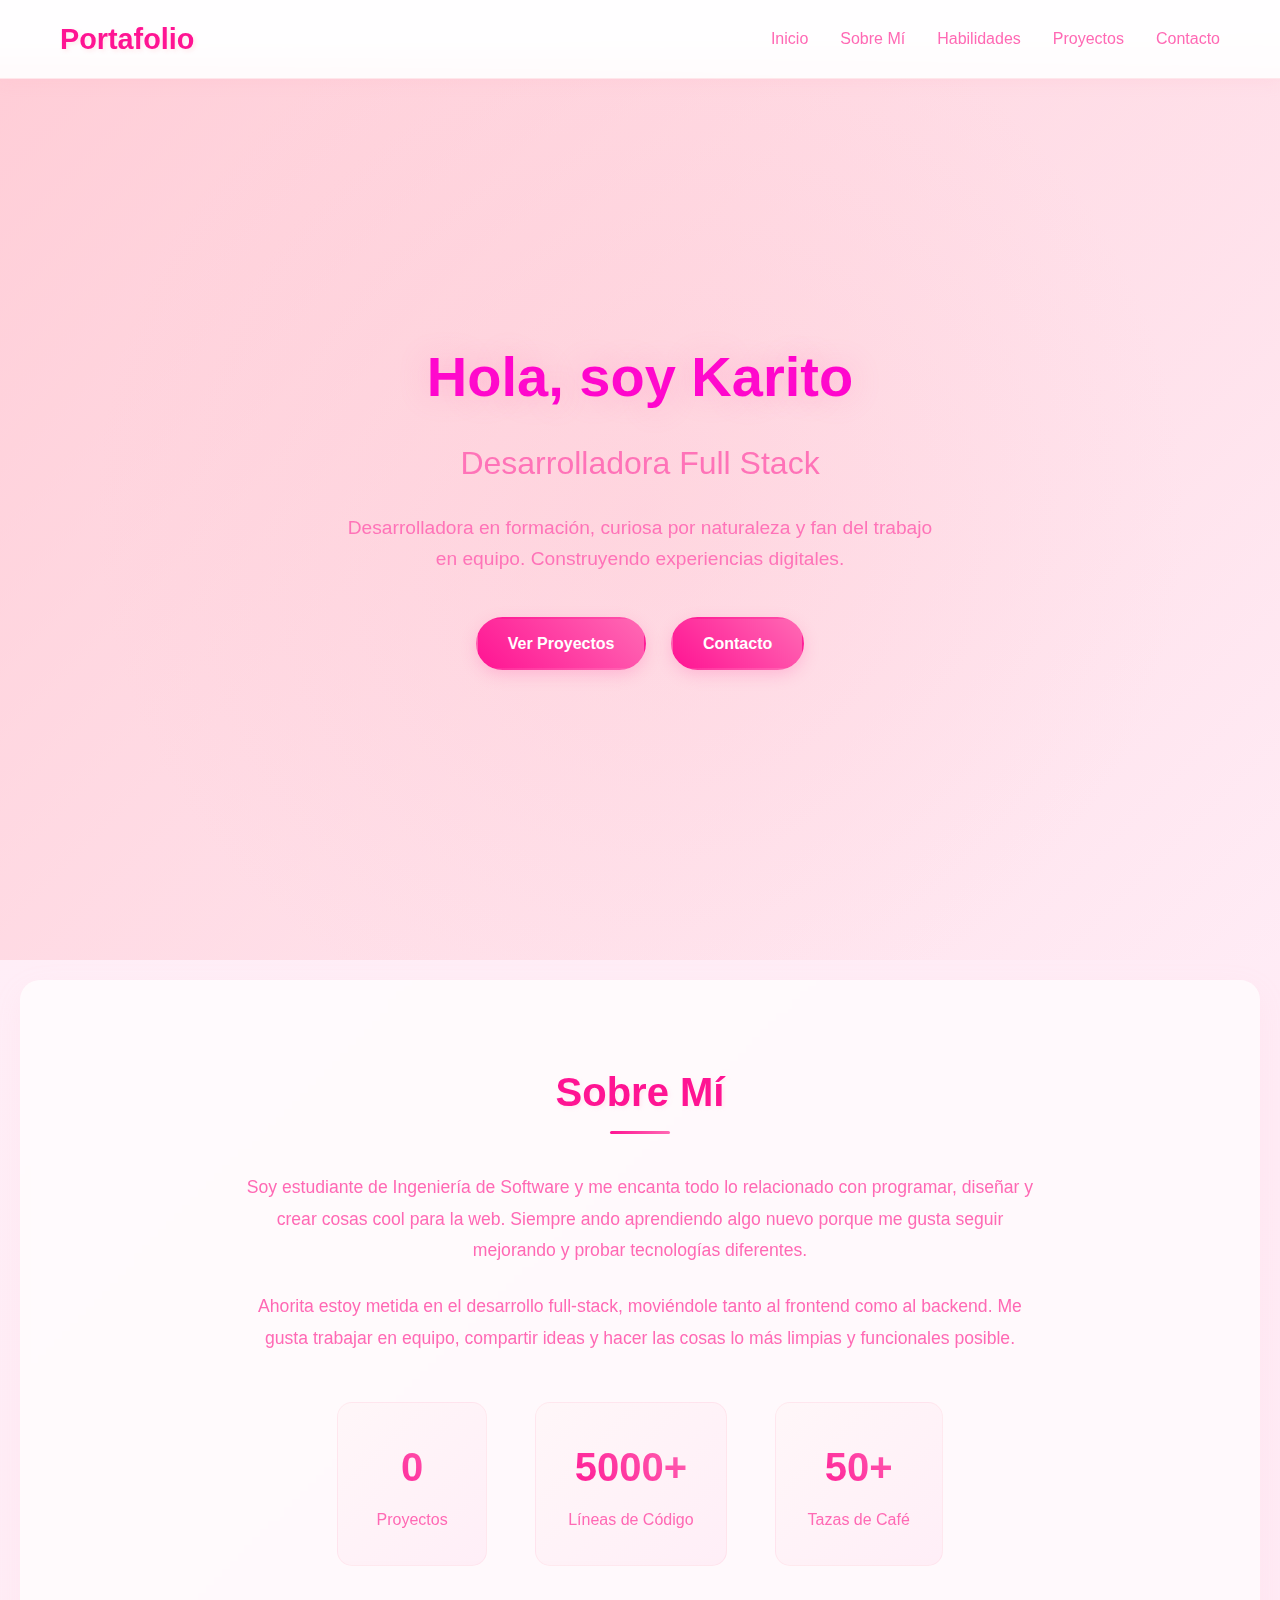
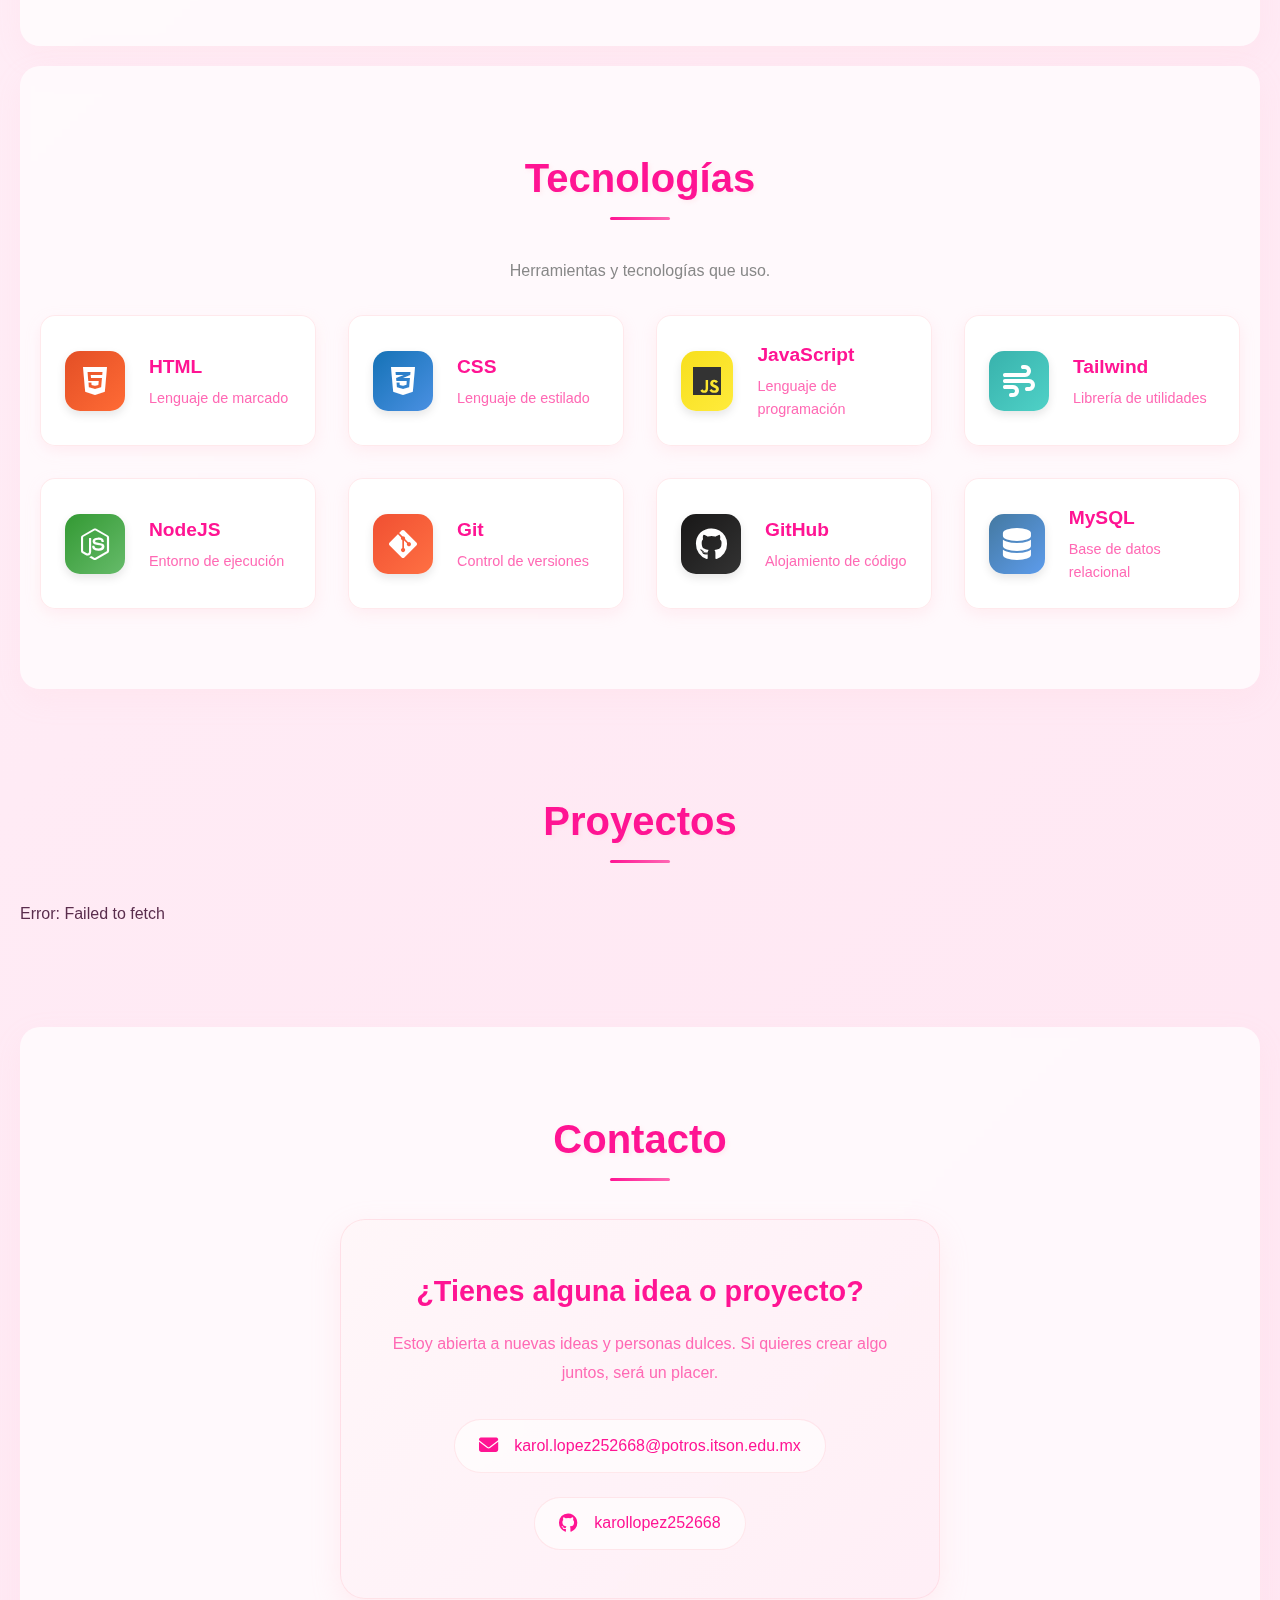
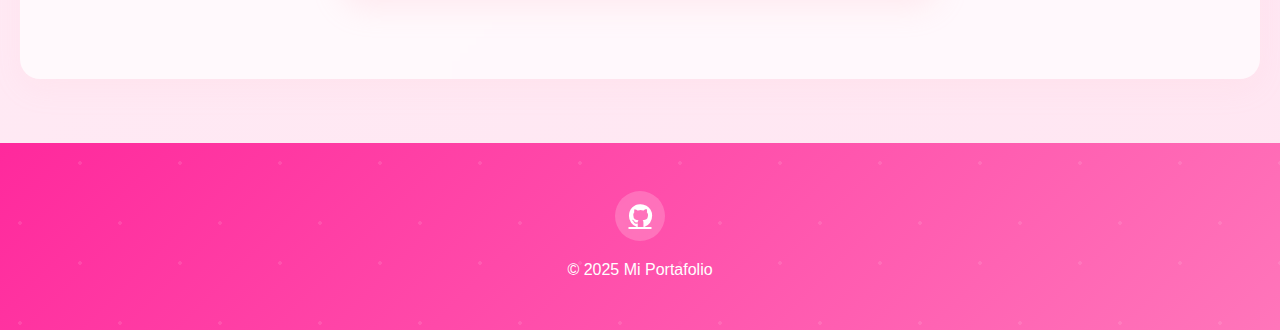
<file: Portafolio Karol/index.html>
<!DOCTYPE html>
<html lang="es">

<head>
    <meta charset="UTF-8">
    <meta name="viewport" content="width=device-width, initial-scale=1.0">
    <title>Mi Portafolio</title>
    <link rel="stylesheet" href="https://cdnjs.cloudflare.com/ajax/libs/font-awesome/6.4.0/css/all.min.css">
    <link rel="stylesheet" href="style.css">

</head>

<body>
    <!-- NAVBAR -->
    <nav class="navbar">
        <div class="nav-container">
            <a href="#home" class="logo">Portafolio</a>
            <div class="nav-menu">
                <a href="#home" class="nav-link">Inicio</a>
                <a href="#about" class="nav-link">Sobre Mí</a>
                <a href="#skills" class="nav-link">Habilidades</a>
                <a href="#projects" class="nav-link">Proyectos</a>
                <a href="#contact" class="nav-link">Contacto</a>
            </div>
        </div>
    </nav>

    <section id="home" class="hero">
        <div>
            <h1>Hola, soy Karito</h1>
            <h2>Desarrolladora Full Stack</h2>
            <p>Desarrolladora en formación, curiosa por naturaleza y fan del trabajo en equipo. Construyendo
                experiencias digitales.</p>
                
            <a href="#projects" class="btn">Ver Proyectos</a>
            <a href="#contact" class="btn">Contacto</a>
        </div>
    </section>

    <!-- SOBRE MI -->
    <section id="about">
        <h2 class="section-title" id="">Sobre Mí</h2>
        <div class="about-content">

            <p>Soy estudiante de Ingeniería de Software y me encanta todo lo relacionado con programar, diseñar y crear
                cosas cool para la web. Siempre ando aprendiendo algo nuevo porque me gusta seguir mejorando y probar
                tecnologías diferentes.</p>
            <p>Ahorita estoy metida en el desarrollo full-stack, moviéndole tanto al frontend como al backend. Me gusta
                trabajar en equipo, compartir ideas y hacer las cosas lo más limpias y funcionales posible.</p>

        </div>
        <div class="stats">
            <div class="stat-card">
                <div class="stat-number" id="projectCount">0</div>
                <p>Proyectos</p>
            </div>
            <div class="stat-card">
                <div class="stat-number">5000+</div>
                <p>Líneas de Código</p>
            </div>
            <div class="stat-card">
                <div class="stat-number">50+</div>
                <p>Tazas de Café</p>
            </div>
        </div>
    </section>

    <!-- HABILIDADES -->
    <section id="skills">
        <h2 class="section-title">Tecnologías</h2>
        <p style="text-align: center; color: #888; margin-bottom: 2rem;">Herramientas y tecnologías que uso.</p>

        <div class="skills-grid">
            <div class="tech-item">
                <div class="tech-icon html">
                    <i class="fab fa-html5"></i>
                </div>
                <div class="tech-info">
                    <div class="tech-name">HTML</div>
                    <div class="tech-description">Lenguaje de marcado</div>
                </div>
            </div>

            <div class="tech-item">
                <div class="tech-icon css">
                    <i class="fab fa-css3-alt"></i>
                </div>
                <div class="tech-info">
                    <div class="tech-name">CSS</div>
                    <div class="tech-description">Lenguaje de estilado</div>
                </div>
            </div>

            <div class="tech-item">
                <div class="tech-icon js">
                    <i class="fab fa-js"></i>
                </div>
                <div class="tech-info">
                    <div class="tech-name">JavaScript</div>
                    <div class="tech-description">Lenguaje de programación</div>
                </div>
            </div>

            <div class="tech-item">
                <div class="tech-icon tailwind">
                    <i class="fas fa-wind"></i>
                </div>
                <div class="tech-info">
                    <div class="tech-name">Tailwind</div>
                    <div class="tech-description">Librería de utilidades</div>
                </div>
            </div>

            <div class="tech-item">
                <div class="tech-icon node">
                    <i class="fab fa-node-js"></i>
                </div>
                <div class="tech-info">
                    <div class="tech-name">NodeJS</div>
                    <div class="tech-description">Entorno de ejecución</div>
                </div>
            </div>

            <div class="tech-item">
                <div class="tech-icon git">
                    <i class="fab fa-git-alt"></i>
                </div>
                <div class="tech-info">
                    <div class="tech-name">Git</div>
                    <div class="tech-description">Control de versiones</div>
                </div>
            </div>

            <div class="tech-item">
                <div class="tech-icon github">
                    <i class="fab fa-github"></i>
                </div>
                <div class="tech-info">
                    <div class="tech-name">GitHub</div>
                    <div class="tech-description">Alojamiento de código</div>
                </div>
            </div>

            <div class="tech-item">
                <div class="tech-icon mysql">
                    <i class="fas fa-database"></i>
                </div>
                <div class="tech-info">
                    <div class="tech-name">MySQL</div>
                    <div class="tech-description">Base de datos relacional</div>
                </div>
            </div>
        </div>
    </section>

    <!-- PROYECTOS -->
    <section id="projects">
        <h2 class="section-title">Proyectos</h2>
        <div id="projectsGrid" class="projects-grid">
            <div class="loading">Cargando proyectos...</div>
        </div>
    </section>

    <!-- CONTACTO -->
    <section id="contact">
        <h2 class="section-title">Contacto</h2>
        <div class="contact-card">
            <h3>¿Tienes alguna idea o proyecto?</h3>
            <p>Estoy abierta a nuevas ideas y personas dulces. Si quieres crear algo juntos, será un placer.</p>
            <div class="contact-info">
                <a href="karol.lopez252668@potros.itson.edu.mx" class="contact-item">
                    <i class="fas fa-envelope"></i>
                    <span>karol.lopez252668@potros.itson.edu.mx</span>
                </a>
                <a href="https://github.com/karollopez252668-create" target="_blank" class="contact-item">
                    <i class="fab fa-github"></i>
                    <span>karollopez252668</span>
                </a>
            </div>

        </div>
    </section>

    <!-- FOOTER -->
    <footer>
        <div class="social-links">
            <a href="https://github.com/karollopez252668-create" target="_blank" class="social-link">
                <i class="fab fa-github"></i>
            </a>
        </div>
        <p style="
            margin-top: 1rem; 
            color: #ffffff;">
            © 2025 Mi Portafolio
        </p>
    </footer>
    <script src="script.js"></script>


</body>

</html>
</file>
<file: Portafolio Karol/style.css>
/* Reset y estilos base */
* {
    margin: 0;
    padding: 0;
    box-sizing: border-box;
    scroll-behavior: smooth;
}

body {
    font-family: 'Segoe UI', Tahoma, Geneva, Verdana, sans-serif;
    line-height: 1.6;
    color: #5a2d4d;
    background: linear-gradient(135deg, #fff0f8 0%, #ffe6f2 100%);
    position: relative;
    overflow-x: hidden;
}


/* NAVBAR */
.navbar {
    background-color: rgba(255, 255, 255, 0.9);
    backdrop-filter: blur(10px);
    box-shadow: 0 2px 15px rgba(255, 182, 193, 0.2);
    position: fixed;
    width: 100%;
    top: 0;
    z-index: 1000;
    padding: 1rem 0;
    border-bottom: 1px solid rgba(255, 182, 193, 0.3);
}

.nav-container {
    max-width: 1200px;
    margin: 0 auto;
    padding: 0 20px;
    display: flex;
    justify-content: space-between;
    align-items: center;
}

.logo {
    font-size: 1.8rem;
    font-weight: 700;
    color: #ff1493;
    text-decoration: none;
    transition: color 0.3s ease;
    text-shadow: 2px 2px 4px rgba(255, 182, 193, 0.3);
}

.logo:hover {
    color: #ff69b4;
}

.nav-menu {
    display: flex;
    gap: 2rem;
}

.nav-link {
    color: #ff69b4;
    text-decoration: none;
    font-weight: 500;
    transition: all 0.3s ease;
    position: relative;
    padding: 0.5rem 0;
}

.nav-link:hover {
    color: #ff1493;
}

.nav-link::after {
    content: '';
    position: absolute;
    bottom: 0;
    left: 0;
    width: 0;
    height: 2px;
    background: linear-gradient(90deg, #ff1493, #ff69b4);
    transition: width 0.3s ease;
}

.nav-link:hover::after {
    width: 100%;
}

.hero {
    min-height: 100vh;
    display: flex;
    align-items: center;
    justify-content: center;
    background:
        linear-gradient(135deg, rgba(255, 182, 193, 0.6) 0%, rgba(199, 180, 189, 0) 100%),
        url('https://wallpaperaccess.com/full/1289575.jpg') center/cover no-repeat;
    color: #ffffff;
    text-align: center;
    padding: 0 20px;
    margin-top: 60px;
    position: relative;
    overflow: hidden;
}

.hero::before {
    content: '';
    position: absolute;
    top: 0;
    left: 0;
    width: 100%;
    height: 100%;
    background: radial-gradient(circle, rgba(255, 182, 193, 0.2) 0%, transparent 70%);
    z-index: 0;
}

.hero>div {
    max-width: 800px;
    animation: fadeInUp 1s ease;
    z-index: 1;
}

.hero h1 {
    font-size: 3.5rem;
    margin-bottom: 1rem;
    font-weight: 700;
    background: rgb(255, 0, 208);
    -webkit-background-clip: text;
    background-clip: text;
    color: transparent;
    text-shadow: 0 0 30px rgba(255, 105, 180, 0.3);
}

.hero h2 {
    font-size: 2rem;
    margin-bottom: 1.5rem;
    font-weight: 300;
    color: #ff69b4;
    opacity: 0.9;
}

.hero p {
    font-size: 1.2rem;
    margin-bottom: 2rem;
    color: #ff69b4;
    opacity: 0.9;
    max-width: 600px;
    margin-left: auto;
    margin-right: auto;
}

.btn {
    display: inline-block;
    padding: 12px 30px;
    background: linear-gradient(45deg, #ff1493, #ff69b4);
    color: white;
    text-decoration: none;
    border-radius: 50px;
    font-weight: 600;
    margin: 10px;
    transition: all 0.3s ease;
    border: 2px solid transparent;
    box-shadow: 0 5px 15px rgba(255, 105, 180, 0.3);
    position: relative;
    overflow: hidden;
}

.btn::before {
    content: '';
    position: absolute;
    top: 0;
    left: -100%;
    width: 100%;
    height: 100%;
    background: linear-gradient(90deg, transparent, rgba(255, 255, 255, 0.2), transparent);
    transition: 0.5s;
}

.btn:hover::before {
    left: 100%;
}

.btn:hover {
    transform: translateY(-3px);
    box-shadow: 0 10px 20px rgba(255, 105, 180, 0.4);
    background: linear-gradient(45deg, #ff69b4, #ff1493);
}

/* Secciones generales */
section {
    padding: 80px 20px;
    position: relative;
}

.section-title {
    text-align: center;
    font-size: 2.5rem;
    margin-bottom: 3rem;
    color: #ff1493;
    position: relative;
    text-shadow: 2px 2px 4px rgba(255, 182, 193, 0.2);
}

.section-title::after {
    content: '';
    position: absolute;
    bottom: -10px;
    left: 50%;
    transform: translateX(-50%);
    width: 60px;
    height: 3px;
    background: linear-gradient(90deg, #ff1493, #ff69b4);
    border-radius: 2px;
}

/* SOBRE MI */
#about {
    background: rgba(255, 255, 255, 0.7);
    backdrop-filter: blur(5px);
    border-radius: 20px;
    margin: 20px;
    box-shadow: 0 10px 30px rgba(255, 182, 193, 0.1);
}

.about-content {
    max-width: 800px;
    margin: 0 auto 3rem;
    text-align: center;
}

.about-content p {
    margin-bottom: 1.5rem;
    font-size: 1.1rem;
    color: #ff69b4;
    line-height: 1.8;
}

.stats {
    display: flex;
    justify-content: center;
    gap: 3rem;
    flex-wrap: wrap;
    margin-top: 3rem;
}

.stat-card {
    text-align: center;
    padding: 2rem;
    background: linear-gradient(135deg, rgba(255, 182, 193, 0.1) 0%, rgba(255, 105, 180, 0.1) 100%);
    border-radius: 15px;
    min-width: 150px;
    transition: all 0.3s ease;
    border: 1px solid rgba(255, 182, 193, 0.2);
    backdrop-filter: blur(5px);
}

.stat-card:hover {
    transform: translateY(-10px);
    box-shadow: 0 15px 30px rgba(255, 182, 193, 0.2);
    background: linear-gradient(135deg, rgba(255, 182, 193, 0.2) 0%, rgba(255, 105, 180, 0.2) 100%);
}

.stat-number {
    font-size: 2.5rem;
    font-weight: 700;
    background: linear-gradient(45deg, #ff1493, #ff69b4);
    -webkit-background-clip: text;
    background-clip: text;
    color: transparent;
    margin-bottom: 0.5rem;
}

.stat-card p {
    color: #ff69b4;
    font-weight: 500;
}

/* HABILIDADES */
#skills {
    background: rgba(255, 255, 255, 0.7);
    backdrop-filter: blur(5px);
    border-radius: 20px;
    margin: 20px;
    box-shadow: 0 10px 30px rgba(255, 182, 193, 0.1);
}

.skills-grid {
    display: grid;
    grid-template-columns: repeat(auto-fit, minmax(250px, 1fr));
    gap: 2rem;
    max-width: 1200px;
    margin: 0 auto;
}

.tech-item {
    display: flex;
    align-items: center;
    background: rgba(255, 255, 255, 0.8);
    padding: 1.5rem;
    border-radius: 15px;
    box-shadow: 0 5px 15px rgba(255, 182, 193, 0.2);
    transition: all 0.3s ease;
    border: 1px solid rgba(255, 182, 193, 0.3);
    backdrop-filter: blur(5px);
}

.tech-item:hover {
    transform: translateY(-5px);
    box-shadow: 0 10px 25px rgba(255, 182, 193, 0.3);
    background: rgba(255, 255, 255, 0.9);
}

.tech-icon {
    width: 60px;
    height: 60px;
    border-radius: 15px;
    display: flex;
    align-items: center;
    justify-content: center;
    margin-right: 1.5rem;
    font-size: 2rem;
    color: white;
    box-shadow: 0 4px 10px rgba(0, 0, 0, 0.1);
}

.tech-icon.html {
    background: linear-gradient(135deg, #e34f26, #ff6b35);
}

.tech-icon.css {
    background: linear-gradient(135deg, #1572b6, #4a90e2);
}

.tech-icon.js {
    background: linear-gradient(135deg, #f7df1e, #ffeb3b);
    color: #333;
}

.tech-icon.tailwind {
    background: linear-gradient(135deg, #38b2ac, #4fd1c7);
}

.tech-icon.node {
    background: linear-gradient(135deg, #339933, #66bb6a);
}

.tech-icon.git {
    background: linear-gradient(135deg, #f05032, #ff7043);
}

.tech-icon.github {
    background: linear-gradient(135deg, #181717, #333333);
}

.tech-icon.mysql {
    background: linear-gradient(135deg, #4479a1, #5d9cec);
}

.tech-name {
    font-weight: 600;
    font-size: 1.2rem;
    margin-bottom: 0.25rem;
    color: #ff1493;
}

.tech-description {
    color: #ff69b4;
    font-size: 0.9rem;
}

/* PROYECTOS */
.projects-grid {
    display: grid;
    grid-template-columns: repeat(auto-fit, minmax(300px, 1fr));
    gap: 2rem;
}

.project-card {
    background: #ffe1f1;
    border-radius: 12px;
    overflow: hidden;
    box-shadow: 0 6px 14px rgba(255, 140, 197, 0.4);
    transition: transform 0.3s;
}

.project-card:hover {
    transform: translateY(-5px);
}

.project-image {
    width: 100%;
    height: 200px;
    object-fit: cover;
}

.project-content {
    padding: 1.5rem;
}

.project-title {
    color: #ff3c8f;
    margin-bottom: 0.5rem;
}

.tech-badge {
    display: inline-block;
    background: #ffbadd;
    padding: 0.3rem 0.8rem;
    border-radius: 15px;
    font-size: 0.8rem;
    margin: 0.3rem;
    color: #4b285e;
}

/* CONTACTO */
#contact {
    background: rgba(255, 255, 255, 0.7);
    backdrop-filter: blur(5px);
    border-radius: 20px;
    margin: 20px;
    box-shadow: 0 10px 30px rgba(255, 182, 193, 0.1);
}

.contact-card {
    max-width: 600px;
    margin: 0 auto;
    text-align: center;
    background: linear-gradient(135deg, rgba(255, 182, 193, 0.1) 0%, rgba(255, 105, 180, 0.1) 100%);
    padding: 3rem;
    border-radius: 25px;
    box-shadow: 0 10px 30px rgba(255, 182, 193, 0.2);
    border: 1px solid rgba(255, 182, 193, 0.3);
    backdrop-filter: blur(10px);
}

.contact-card h3 {
    font-size: 1.8rem;
    margin-bottom: 1rem;
    color: #ff1493;
}

.contact-card p {
    color: #ff69b4;
    margin-bottom: 2rem;
    line-height: 1.8;
}

.contact-info {
    display: flex;
    flex-direction: column;
    gap: 1.5rem;
    align-items: center;
}

.contact-item {
    display: flex;
    align-items: center;
    gap: 1rem;
    color: #ff1493;
    text-decoration: none;
    font-weight: 500;
    transition: all 0.3s ease;
    padding: 0.8rem 1.5rem;
    background: rgba(255, 255, 255, 0.8);
    border-radius: 50px;
    border: 1px solid rgba(255, 182, 193, 0.3);
    backdrop-filter: blur(5px);
}

.contact-item:hover {
    color: #ff69b4;
    background: rgba(255, 255, 255, 0.95);
    transform: translateY(-3px);
    box-shadow: 0 5px 15px rgba(255, 182, 193, 0.3);
}

.contact-item i {
    font-size: 1.2rem;
}

/* FOOTER */
footer {
    background: linear-gradient(135deg, rgba(255, 20, 147, 0.9) 0%, rgba(255, 105, 180, 0.9) 100%);
    color: white;
    text-align: center;
    padding: 3rem 20px;
    margin-top: 4rem;
    position: relative;
}

footer::before {
    content: '';
    position: absolute;
    top: 0;
    left: 0;
    width: 100%;
    height: 100%;
    background-image:
        radial-gradient(circle at 20% 80%, rgba(255, 255, 255, 0.1) 2px, transparent 2px),
        radial-gradient(circle at 80% 20%, rgba(255, 255, 255, 0.1) 2px, transparent 2px);
    background-size: 100px 100px;
}

.social-links {
    display: flex;
    justify-content: center;
    gap: 1.5rem;
    margin-bottom: 1rem;
    position: relative;
    z-index: 1;
}

.social-link {
    display: inline-flex;
    align-items: center;
    justify-content: center;
    width: 50px;
    height: 50px;
    background-color: rgba(255, 255, 255, 0.2);
    border-radius: 50%;
    color: white;
    font-size: 1.5rem;
    transition: all 0.3s ease;
    backdrop-filter: blur(5px);
}

.social-link:hover {
    background-color: rgba(255, 255, 255, 0.3);
    transform: translateY(-5px) scale(1.1);
    box-shadow: 0 10px 20px rgba(255, 255, 255, 0.2);
}

/* Animaciones */
@keyframes fadeInUp {
    from {
        opacity: 0;
        transform: translateY(30px);
    }

    to {
        opacity: 1;
        transform: translateY(0);
    }
}

@keyframes float {

    0%,
    100% {
        transform: translateY(0);
    }

    50% {
        transform: translateY(-20px);
    }
}

@keyframes pulse {

    0%,
    100% {
        opacity: 1;
    }

    50% {
        opacity: 0.5;
    }
}

/* Responsive */
@media (max-width: 768px) {
    .hero h1 {
        font-size: 2.5rem;
    }

    .hero h2 {
        font-size: 1.5rem;
    }

    .section-title {
        font-size: 2rem;
    }

    .nav-menu {
        display: none;
    }

    .stats {
        flex-direction: column;
        align-items: center;
        gap: 1.5rem;
    }

    .stat-card {
        width: 100%;
        max-width: 300px;
    }

    .skills-grid {
        grid-template-columns: repeat(auto-fit, minmax(200px, 1fr));
    }

    .contact-card {
        padding: 2rem;
    }

    section {
        margin: 10px;
        padding: 40px 20px;
    }
}
</file>
